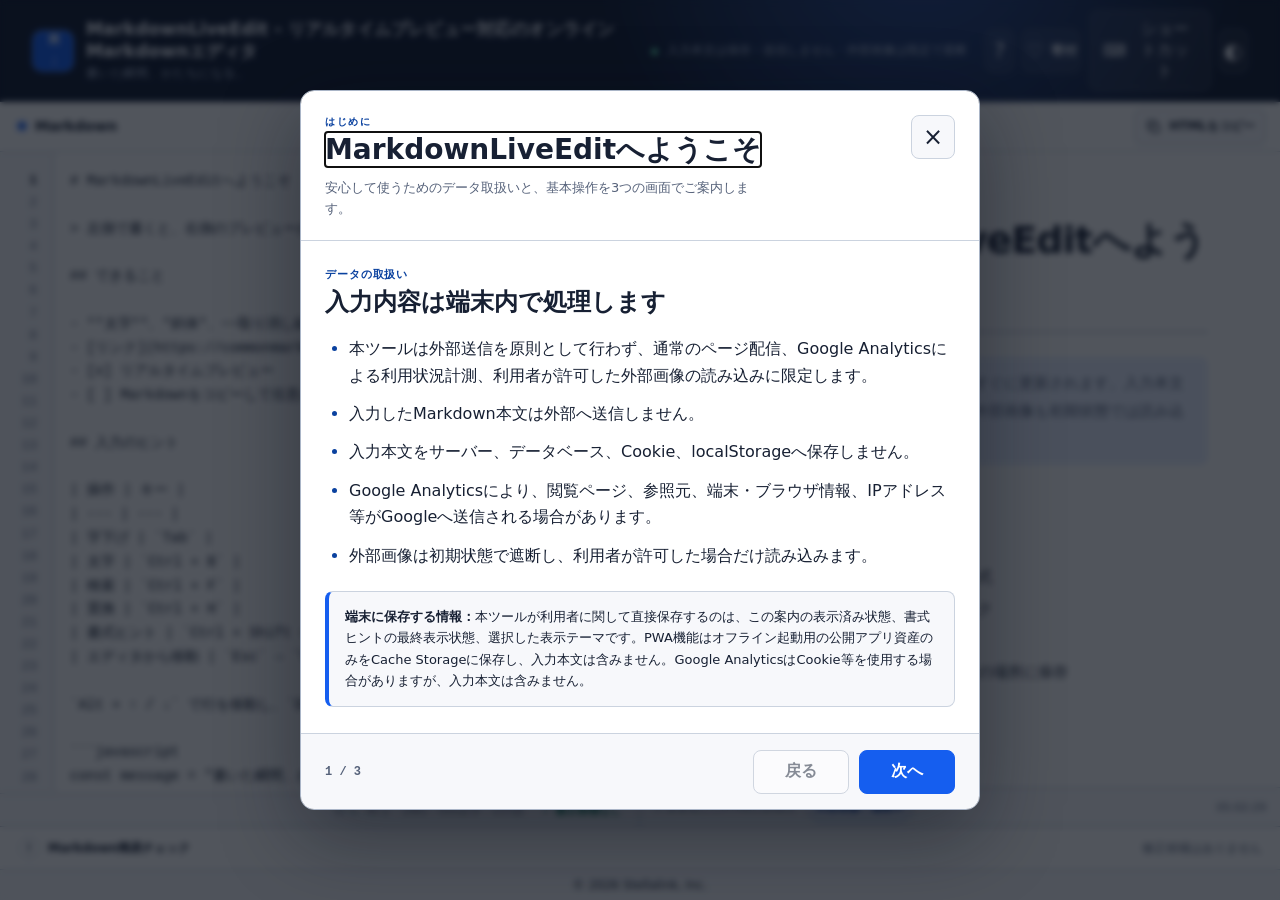
<file: index.html>
<!doctype html>
<html lang="ja">
  <head>
    <meta charset="UTF-8" />
    <meta name="viewport" content="width=device-width, initial-scale=1.0, viewport-fit=cover" />
    <meta name="theme-color" content="#111b31" />
    <meta name="application-name" content="MarkdownLiveEdit" />
    <meta name="apple-mobile-web-app-capable" content="yes" />
    <meta name="apple-mobile-web-app-status-bar-style" content="default" />
    <meta name="apple-mobile-web-app-title" content="MarkdownLiveEdit" />
    <meta
      http-equiv="Content-Security-Policy"
      content="default-src 'self' data:; script-src 'self' https://www.googletagmanager.com; style-src 'self'; img-src 'self' data: https:; connect-src https://www.google-analytics.com https://*.google-analytics.com https://analytics.google.com https://*.analytics.google.com https://www.googletagmanager.com; worker-src 'self'; object-src 'none'; base-uri 'none'"
    />
    <!-- Google tag (gtag.js) -->
    <script src="./analytics.js"></script>
    <script async src="https://www.googletagmanager.com/gtag/js?id=G-3MLFE0ZZZ0"></script>
    <meta
      name="description"
      content="MarkdownLiveEditは、保存や登録なしで使えるリアルタイムプレビュー対応のオンラインMarkdownエディタです。"
    />
    <meta property="og:type" content="website" />
    <meta property="og:title" content="MarkdownLiveEdit - リアルタイムプレビュー対応のオンラインMarkdownエディタ" />
    <meta property="og:description" content="MarkdownLiveEditは、保存や登録なしで使えるリアルタイムプレビュー対応のオンラインMarkdownエディタです。" />
    <meta property="og:image" content="/og.png" />
    <meta property="og:image:alt" content="MarkdownLiveEditのMarkdown入力・プレビュー画面" />
    <meta name="twitter:card" content="summary_large_image" />
    <meta name="twitter:title" content="MarkdownLiveEdit - リアルタイムプレビュー対応のオンラインMarkdownエディタ" />
    <meta name="twitter:description" content="MarkdownLiveEditは、保存や登録なしで使えるリアルタイムプレビュー対応のオンラインMarkdownエディタです。" />
    <meta name="twitter:image" content="/og.png" />
    <meta name="twitter:image:alt" content="MarkdownLiveEditのMarkdown入力・プレビュー画面" />
    <title>MarkdownLiveEdit - リアルタイムプレビュー対応のオンラインMarkdownエディタ</title>
    <link rel="icon" href="./favicon.svg" type="image/svg+xml" />
    <link rel="apple-touch-icon" sizes="180x180" href="./icons/apple-touch-icon.png" />
    <link rel="manifest" href="./manifest.webmanifest" />
    <link rel="stylesheet" href="./vendor/katex/katex.min.css" />
    <link rel="stylesheet" href="./styles.css" />
    <script src="./vendor/purify.min.js" defer></script>
    <script src="./vendor/marked.umd.js" defer></script>
    <script src="./vendor/katex/katex.min.js" defer></script>
    <script src="./vendor/katex/contrib/auto-render.min.js" defer></script>
    <script src="./markdown-extensions.js" defer></script>
    <script src="./pwa.js" defer></script>
    <script src="./app.js" defer></script>
  </head>
  <body>
    <a class="skip-link" href="#markdown-input">エディタへ移動</a>

    <div class="app-shell">
      <header class="app-header">
        <div class="brand" aria-label="MarkdownLiveEdit">
          <span class="brand-mark" aria-hidden="true">M<span>↓</span></span>
          <div>
            <h1>MarkdownLiveEdit - リアルタイムプレビュー対応のオンラインMarkdownエディタ</h1>
            <p>書いた瞬間、かたちになる。</p>
          </div>
        </div>

        <div class="header-actions">
          <p class="privacy-note"><span aria-hidden="true">●</span> 入力本文は保存・送信しません · 外部画像は既定で遮断</p>
          <button
            class="icon-button"
            id="tutorial-help"
            type="button"
            aria-label="使い方とデータの取扱いを表示"
            title="使い方とデータの取扱い"
          >
            <span aria-hidden="true">?</span>
          </button>
          <a
            class="support-link"
            href="./donate.html"
            aria-label="MarkdownLiveEditへの寄付について"
            title="寄付について"
          >
            <span aria-hidden="true">♡</span><span class="button-label">寄付</span>
          </a>
          <button class="quiet-button" id="shortcut-help" type="button">
            <span aria-hidden="true">⌨</span><span class="button-label">ショートカット</span>
          </button>
          <button
            class="icon-button"
            id="theme-toggle"
            type="button"
            aria-pressed="false"
            aria-label="ダークモードに切り替え"
            title="表示テーマを切り替え"
          >
            <span aria-hidden="true">◐</span>
          </button>
        </div>
      </header>

      <main class="app-main" id="main-content">
        <div class="workspace" aria-label="Markdown編集ワークスペース">
          <section class="pane editor-pane" aria-labelledby="editor-title">
            <div class="pane-header">
              <div class="pane-heading">
                <span class="pane-dot editor-dot" aria-hidden="true"></span>
                <h2 id="editor-title">Markdown</h2>
              </div>
              <div class="pane-actions">
                <button
                  class="copy-button pane-tool-button"
                  id="editor-search-toggle"
                  type="button"
                  aria-expanded="false"
                  aria-controls="search-panel"
                  aria-label="検索と置換を開く"
                  title="検索と置換 (Ctrl/⌘+H)"
                >
                  <svg class="copy-icon" aria-hidden="true" focusable="false" viewBox="0 0 24 24">
                    <circle cx="10.5" cy="10.5" r="6.5"></circle>
                    <path d="m15.5 15.5 4.5 4.5"></path>
                  </svg>
                  <span class="button-label">検索・置換</span>
                </button>
                <button
                  class="copy-button pane-tool-button format-hint-toggle"
                  id="format-toolbar-toggle"
                  type="button"
                  aria-pressed="false"
                  aria-controls="format-toolbar"
                  aria-label="書式ヒントを表示する"
                  title="書式ヒントの表示を切り替える (Ctrl/⌘+Shift+H)"
                >
                  <span class="format-hint-icon" aria-hidden="true">Aa</span>
                  <span class="button-label">書式ヒント</span>
                </button>
                <button class="copy-button" id="copy-markdown" type="button">
                  <svg class="copy-icon" aria-hidden="true" focusable="false" viewBox="0 0 24 24">
                    <rect x="9" y="9" width="11" height="11" rx="2"></rect>
                    <path d="M15 9V6a2 2 0 0 0-2-2H6a2 2 0 0 0-2 2v7a2 2 0 0 0 2 2h3"></path>
                  </svg>
                  <span class="button-label">Markdownをコピー</span>
                </button>
              </div>
            </div>

            <div class="format-toolbar" id="format-toolbar" role="toolbar" aria-label="Markdown書式ヒント" hidden>
              <button type="button" data-format="heading" aria-label="見出し2を切り替える" title="見出し2" aria-pressed="false">H2</button>
              <button type="button" data-format="bold" aria-label="太字を切り替える（Control B）" title="太字 (Ctrl+B)" aria-pressed="false"><strong>B</strong></button>
              <button type="button" data-format="italic" aria-label="斜体を切り替える（Control I）" title="斜体 (Ctrl+I)" aria-pressed="false"><em>I</em></button>
              <button type="button" data-format="strike" aria-label="取り消し線を切り替える" title="取り消し線" aria-pressed="false"><s>S</s></button>
              <span class="toolbar-separator" aria-hidden="true"></span>
              <button type="button" data-format="link" aria-label="リンクを切り替える（Control K）" title="リンク (Ctrl+K)" aria-pressed="false">↗</button>
              <button type="button" data-format="quote" aria-label="引用を切り替える" title="引用" aria-pressed="false">❯</button>
              <button type="button" data-format="code" aria-label="インラインコードを切り替える" title="インラインコード" aria-pressed="false">&lt;/&gt;</button>
              <button type="button" data-format="codeblock" aria-label="コードブロックを切り替える" title="コードブロック" aria-pressed="false">⌗</button>
              <button type="button" data-format="list" aria-label="箇条書きを切り替える" title="箇条書き" aria-pressed="false">≡</button>
              <button type="button" data-format="check" aria-label="チェック項目を切り替える" title="チェック項目" aria-pressed="false">☑</button>
              <span class="toolbar-separator" aria-hidden="true"></span>
              <button id="move-line-up" type="button" aria-label="選択行を上へ移動" title="行を上へ移動 (Alt+↑)">↑</button>
              <button id="move-line-down" type="button" aria-label="選択行を下へ移動" title="行を下へ移動 (Alt+↓)">↓</button>
              <button id="duplicate-line" type="button" aria-label="選択行を複製" title="行を複製 (Shift+Alt+↓)">＋</button>
              <span class="toolbar-spacer"></span>
              <button
                class="sync-button is-active"
                id="sync-scroll"
                type="button"
                aria-pressed="true"
                aria-label="プレビューとのスクロール同期を解除"
                title="スクロール同期"
              >
                <span aria-hidden="true">⇅</span><span class="button-label">同期</span>
              </button>
            </div>

            <div class="editor-shell">
              <div class="line-numbers" aria-hidden="true">
                <div id="line-number-content"></div>
              </div>
              <textarea
                id="markdown-input"
                aria-label="Markdown入力"
                aria-describedby="editor-help validation-announcement"
                autocomplete="off"
                autocapitalize="sentences"
                spellcheck="false"
                wrap="off"
              ></textarea>

              <div class="search-panel" id="search-panel" hidden role="search" aria-label="エディタ内検索">
                <div class="search-row">
                  <label class="sr-only" for="search-input">検索する文字</label>
                  <input id="search-input" type="text" autocomplete="off" placeholder="検索" />
                  <output id="search-count" aria-live="polite">0 / 0</output>
                  <button id="find-previous" type="button" aria-label="前を検索" title="前を検索 (Shift+Enter)">↑</button>
                  <button id="find-next" type="button" aria-label="次を検索" title="次を検索 (Enter)">↓</button>
                  <button id="close-search" type="button" aria-label="検索を閉じる" title="閉じる (Escape)">×</button>
                </div>
                <div class="replace-row" id="replace-row" hidden>
                  <label class="sr-only" for="replace-input">置換後の文字</label>
                  <input id="replace-input" type="text" autocomplete="off" placeholder="置換" />
                  <button id="replace-one" type="button">置換</button>
                  <button id="replace-all" type="button">すべて</button>
                </div>
              </div>
            </div>

            <div class="status-bar" aria-label="エディタの状態">
              <span id="cursor-status">行 1、列 1</span>
              <span id="document-status">0行 · 0文字</span>
              <a class="mobile-jump" href="#preview-title">プレビューへ移動</a>
              <button id="validation-status" type="button" aria-controls="problems-panel">
                <span aria-hidden="true">✓</span> 修正候補なし
              </button>
            </div>
            <p class="sr-only" id="editor-help">Tabで字下げ、ControlまたはCommand Fで検索、ControlまたはCommand Hで置換、ControlまたはCommand Shift Hで書式ヒントを切り替えます。Altと上下矢印で行移動、Shift Alt 下矢印で行複製ができます。エディタから移動するには、Escapeを押してからTabまたはShift Tabを押します。検索と置換、書式ヒント、行操作は画面上のボタンからも操作できます。</p>
          </section>

          <section class="pane preview-pane" aria-labelledby="preview-title">
            <div class="pane-header">
              <div class="pane-heading">
                <span class="pane-dot preview-dot" aria-hidden="true"></span>
                <h2 id="preview-title">プレビュー</h2>
                <span class="live-label"><span aria-hidden="true"></span>リアルタイム</span>
              </div>
              <button class="copy-button" id="copy-html" type="button">
                <svg class="copy-icon" aria-hidden="true" focusable="false" viewBox="0 0 24 24">
                  <rect x="9" y="9" width="11" height="11" rx="2"></rect>
                  <path d="M15 9V6a2 2 0 0 0-2-2H6a2 2 0 0 0-2 2v7a2 2 0 0 0 2 2h3"></path>
                </svg>
                <span class="button-label">HTMLをコピー</span>
              </button>
            </div>
            <div class="preview-scroll" id="preview-scroll">
              <article id="markdown-preview" class="markdown-body" aria-label="Markdownプレビュー" tabindex="0"></article>
            </div>
            <div class="preview-footer">
              <div class="preview-security">
                <span><span aria-hidden="true">◇</span> 安全化したHTMLのみ表示</span>
                <button
                  id="remote-images-toggle"
                  class="privacy-control"
                  type="button"
                  aria-pressed="false"
                  aria-label="外部画像の読み込みを許可"
                >外部画像：遮断中</button>
              </div>
              <a class="mobile-jump" href="#markdown-input">編集へ戻る</a>
              <span id="render-time">更新済み</span>
            </div>
          </section>
        </div>

        <details class="problems" id="problems-panel" aria-describedby="check-note">
          <summary>
            <span><span class="problem-icon" aria-hidden="true">!</span> Markdown簡易チェック</span>
            <span class="problem-summary" id="problem-summary">修正候補はありません</span>
          </summary>
          <div class="problem-list" id="problem-list" role="list"></div>
          <p class="sr-only" id="check-note">Markdownのすべての仕様を検証するものではなく、よくある入力間違いとアクセシビリティ上の注意を示します。</p>
        </details>
      </main>

      <footer class="site-legal-footer" aria-label="サイト情報">
        <span>&copy; 2026 Stellalink, Inc.</span>
        <!-- <a href="./terms.html">利用規約</a> -->
      </footer>
    </div>

    <dialog id="onboarding-dialog" aria-labelledby="onboarding-title" aria-describedby="onboarding-summary">
      <div class="onboarding-card">
        <header class="onboarding-header">
          <div>
            <p class="eyebrow">はじめに</p>
            <h2 id="onboarding-title" tabindex="-1">MarkdownLiveEditへようこそ</h2>
            <p id="onboarding-summary">安心して使うためのデータ取扱いと、基本操作を3つの画面でご案内します。</p>
          </div>
          <button class="dialog-close" id="onboarding-skip" type="button" aria-label="案内を終了する">×</button>
        </header>

        <div class="onboarding-content">
          <section class="onboarding-step" data-onboarding-step="0" aria-labelledby="onboarding-step-privacy">
            <p class="onboarding-kicker">データの取扱い</p>
            <h3 id="onboarding-step-privacy" tabindex="-1">入力内容は端末内で処理します</h3>
            <ul class="onboarding-list">
              <li>本ツールは外部送信を原則として行わず、通常のページ配信、Google Analyticsによる利用状況計測、利用者が許可した外部画像の読み込みに限定します。</li>
              <li>入力したMarkdown本文は外部へ送信しません。</li>
              <li>入力本文をサーバー、データベース、Cookie、localStorageへ保存しません。</li>
              <li>Google Analyticsにより、閲覧ページ、参照元、端末・ブラウザ情報、IPアドレス等がGoogleへ送信される場合があります。</li>
              <li>外部画像は初期状態で遮断し、利用者が許可した場合だけ読み込みます。</li>
            </ul>
            <p class="onboarding-storage-note"><strong>端末に保存する情報：</strong>本ツールが利用者に関して直接保存するのは、この案内の表示済み状態、書式ヒントの最終表示状態、選択した表示テーマです。PWA機能はオフライン起動用の公開アプリ資産のみをCache Storageに保存し、入力本文は含みません。Google AnalyticsはCookie等を使用する場合がありますが、入力本文は含みません。</p>
          </section>

          <section class="onboarding-step" data-onboarding-step="1" aria-labelledby="onboarding-step-edit" hidden>
            <p class="onboarding-kicker">基本操作 1</p>
            <h3 id="onboarding-step-edit" tabindex="-1">書くと、すぐにプレビューされます</h3>
            <ol class="onboarding-numbered-list">
              <li><strong>Markdown欄</strong>に文章や記法を入力します。</li>
              <li><strong>プレビュー欄</strong>へ表示結果がリアルタイムに反映されます。</li>
              <li>スマートフォンでは編集欄とプレビュー欄が上下に並びます。</li>
            </ol>
            <p class="onboarding-tip">書式ヒントは初期状態では非表示です。Markdown入力欄で <kbd>Ctrl / ⌘ + Shift + H</kbd> を押すか、Markdown欄上部の「書式ヒント」ボタンで表示・非表示を切り替えられます。最終状態はこの端末に保存されます。</p>
          </section>

          <section class="onboarding-step" data-onboarding-step="2" aria-labelledby="onboarding-step-finish" hidden>
            <p class="onboarding-kicker">基本操作 2</p>
            <h3 id="onboarding-step-finish" tabindex="-1">確認して、コピーして保存します</h3>
            <ul class="onboarding-list">
              <li>記法の問題やアクセシビリティ上の注意は、Markdown簡易チェックに表示されます。</li>
              <li>Markdownまたは安全化したHTMLをコピーし、任意の場所へ保存できます。</li>
              <li>本ツールには保存機能がないため、ページを閉じる前に必要な内容をコピーしてください。</li>
              <li>対応ブラウザでは、「ホーム画面に追加」または「アプリをインストール」から、本ツールをアプリとして利用できます。</li>
            </ul>
            <p class="onboarding-tip">この案内は、ヘッダーの「?」ボタンからいつでも再表示できます。</p>
          </section>
        </div>

        <footer class="onboarding-footer">
          <p class="onboarding-progress" id="onboarding-progress" aria-live="polite">1 / 3</p>
          <div class="onboarding-actions">
            <button class="tutorial-secondary" id="onboarding-back" type="button" disabled>戻る</button>
            <button class="tutorial-primary" id="onboarding-next" type="button">次へ</button>
          </div>
        </footer>
      </div>
    </dialog>

    <dialog id="shortcut-dialog" aria-labelledby="shortcut-title">
      <form method="dialog" class="dialog-card">
        <div class="dialog-header">
          <div>
            <p class="eyebrow">KEYBOARD FIRST</p>
            <h2 id="shortcut-title">キーボードショートカット</h2>
          </div>
          <button class="dialog-close" value="close" aria-label="閉じる">×</button>
        </div>
        <div class="shortcut-grid">
          <span>検索</span><kbd>Ctrl / ⌘</kbd><span>+</span><kbd>F</kbd>
          <span>置換</span><kbd>Ctrl / ⌘</kbd><span>+</span><kbd>H</kbd>
          <span>太字</span><kbd>Ctrl / ⌘</kbd><span>+</span><kbd>B</kbd>
          <span>斜体</span><kbd>Ctrl / ⌘</kbd><span>+</span><kbd>I</kbd>
          <span>リンク</span><kbd>Ctrl / ⌘</kbd><span>+</span><kbd>K</kbd>
          <span>コメント</span><kbd>Ctrl / ⌘</kbd><span>+</span><kbd>/</kbd>
          <span>書式ヒント</span><kbd>Ctrl / ⌘ + Shift</kbd><span>+</span><kbd>H</kbd>
          <span>行を移動</span><kbd>Alt</kbd><span>+</span><kbd>↑ / ↓</kbd>
          <span>行を複製</span><kbd>Shift + Alt</kbd><span>+</span><kbd>↓</kbd>
          <span>字下げ</span><kbd>Tab</kbd><span></span><span></span>
          <span>エディタから移動</span><kbd>Esc</kbd><span>→</span><kbd>Tab</kbd>
        </div>
        <p class="dialog-note">検索・置換、書式ヒント、行移動、行複製は画面上のボタンからも操作できます。</p>
      </form>
    </dialog>

    <div class="toast" id="toast" role="status" aria-live="polite" aria-atomic="true"></div>
    <div class="sr-only" id="validation-announcement" aria-live="polite" aria-atomic="true"></div>
    <noscript>このアプリを利用するにはJavaScriptを有効にしてください。</noscript>
  </body>
</html>
</file>
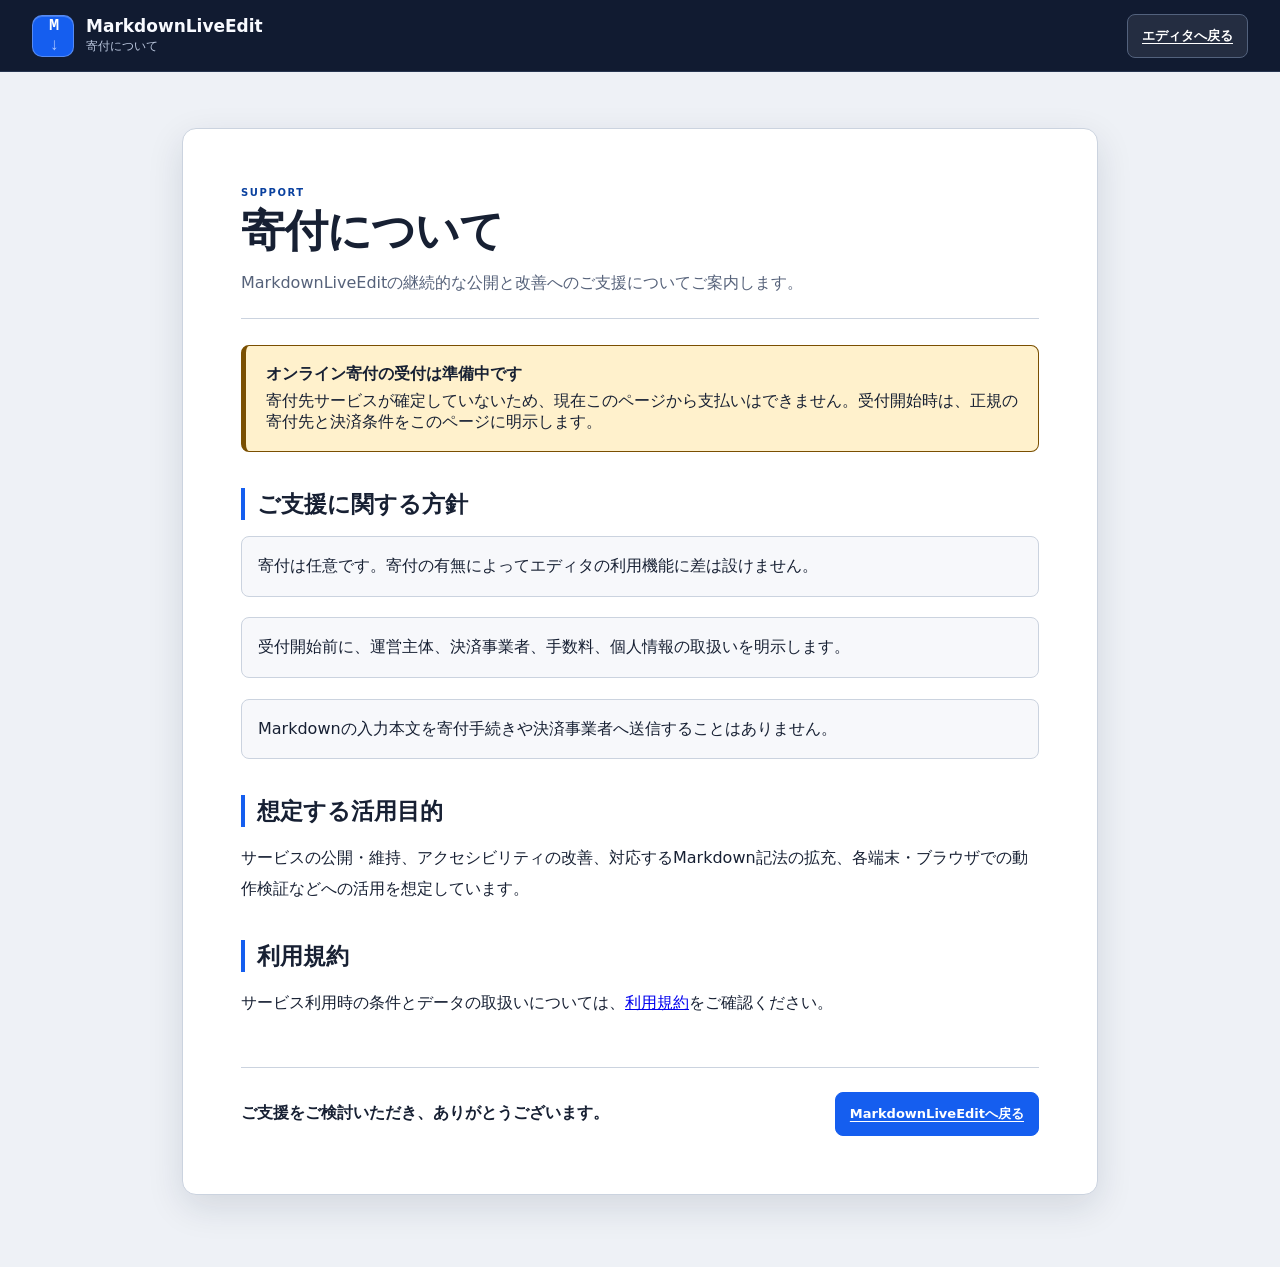
<file: donate.html>
<!doctype html>
<html lang="ja">
  <head>
    <meta charset="UTF-8" />
    <meta name="viewport" content="width=device-width, initial-scale=1.0, viewport-fit=cover" />
    <meta name="theme-color" content="#111b31" />
    <meta name="application-name" content="MarkdownLiveEdit" />
    <meta name="apple-mobile-web-app-capable" content="yes" />
    <meta name="apple-mobile-web-app-status-bar-style" content="default" />
    <meta name="apple-mobile-web-app-title" content="MarkdownLiveEdit" />
    <meta name="robots" content="noindex, follow" />
    <meta
      http-equiv="Content-Security-Policy"
      content="default-src 'self' data:; script-src 'self' https://www.googletagmanager.com; style-src 'self'; img-src 'self' data: https://*.google-analytics.com https://www.googletagmanager.com; connect-src https://www.google-analytics.com https://*.google-analytics.com https://analytics.google.com https://*.analytics.google.com https://www.googletagmanager.com; worker-src 'self'; object-src 'none'; base-uri 'none'"
    />
    <!-- Google tag (gtag.js) -->
    <script src="./analytics.js"></script>
    <script async src="https://www.googletagmanager.com/gtag/js?id=G-3MLFE0ZZZ0"></script>
    <meta name="description" content="MarkdownLiveEditへの寄付と開発支援についてご案内します。" />
    <meta property="og:type" content="website" />
    <meta property="og:title" content="寄付について — MarkdownLiveEdit" />
    <meta property="og:description" content="MarkdownLiveEditへの寄付と開発支援についてご案内します。" />
    <meta property="og:image" content="/og.png" />
    <meta property="og:image:alt" content="MarkdownLiveEditのMarkdown入力・プレビュー画面" />
    <meta name="twitter:card" content="summary_large_image" />
    <title>寄付について — MarkdownLiveEdit</title>
    <link rel="icon" href="./favicon.svg" type="image/svg+xml" />
    <link rel="apple-touch-icon" sizes="180x180" href="./icons/apple-touch-icon.png" />
    <link rel="manifest" href="./manifest.webmanifest" />
    <link rel="stylesheet" href="./styles.css" />
    <script src="./pwa.js" defer></script>
  </head>
  <body class="legal-page support-page">
    <a class="skip-link" href="#support-content">寄付案内本文へ移動</a>

    <header class="legal-header">
      <a class="legal-brand" href="/" aria-label="MarkdownLiveEditのエディタへ戻る">
        <span class="brand-mark" aria-hidden="true">M<span>↓</span></span>
        <span>
          <strong>MarkdownLiveEdit</strong>
          <small>寄付について</small>
        </span>
      </a>
      <a class="legal-back" href="/">エディタへ戻る</a>
    </header>

    <main class="terms-main" id="support-content">
      <article class="terms-card">
        <header class="terms-title">
          <p class="eyebrow">SUPPORT</p>
          <div class="terms-heading-row">
            <h1>寄付について</h1>
          </div>
          <p>MarkdownLiveEditの継続的な公開と改善へのご支援についてご案内します。</p>
        </header>

        <aside class="draft-notice" aria-labelledby="support-status-title">
          <h2 id="support-status-title">オンライン寄付の受付は準備中です</h2>
          <p>寄付先サービスが確定していないため、現在このページから支払いはできません。受付開始時は、正規の寄付先と決済条件をこのページに明示します。</p>
        </aside>

        <section>
          <h2>ご支援に関する方針</h2>
          <ul class="support-principles">
            <li>寄付は任意です。寄付の有無によってエディタの利用機能に差は設けません。</li>
            <li>受付開始前に、運営主体、決済事業者、手数料、個人情報の取扱いを明示します。</li>
            <li>Markdownの入力本文を寄付手続きや決済事業者へ送信することはありません。</li>
          </ul>
        </section>

        <section>
          <h2>想定する活用目的</h2>
          <p>サービスの公開・維持、アクセシビリティの改善、対応するMarkdown記法の拡充、各端末・ブラウザでの動作検証などへの活用を想定しています。</p>
        </section>

        <section>
          <h2>利用規約</h2>
          <p>サービス利用時の条件とデータの取扱いについては、<a href="./terms.html">利用規約</a>をご確認ください。</p>
        </section>

        <footer class="terms-end">
          <p>ご支援をご検討いただき、ありがとうございます。</p>
          <a class="legal-primary-link" href="/">MarkdownLiveEditへ戻る</a>
        </footer>
      </article>
    </main>
  </body>
</html>
</file>
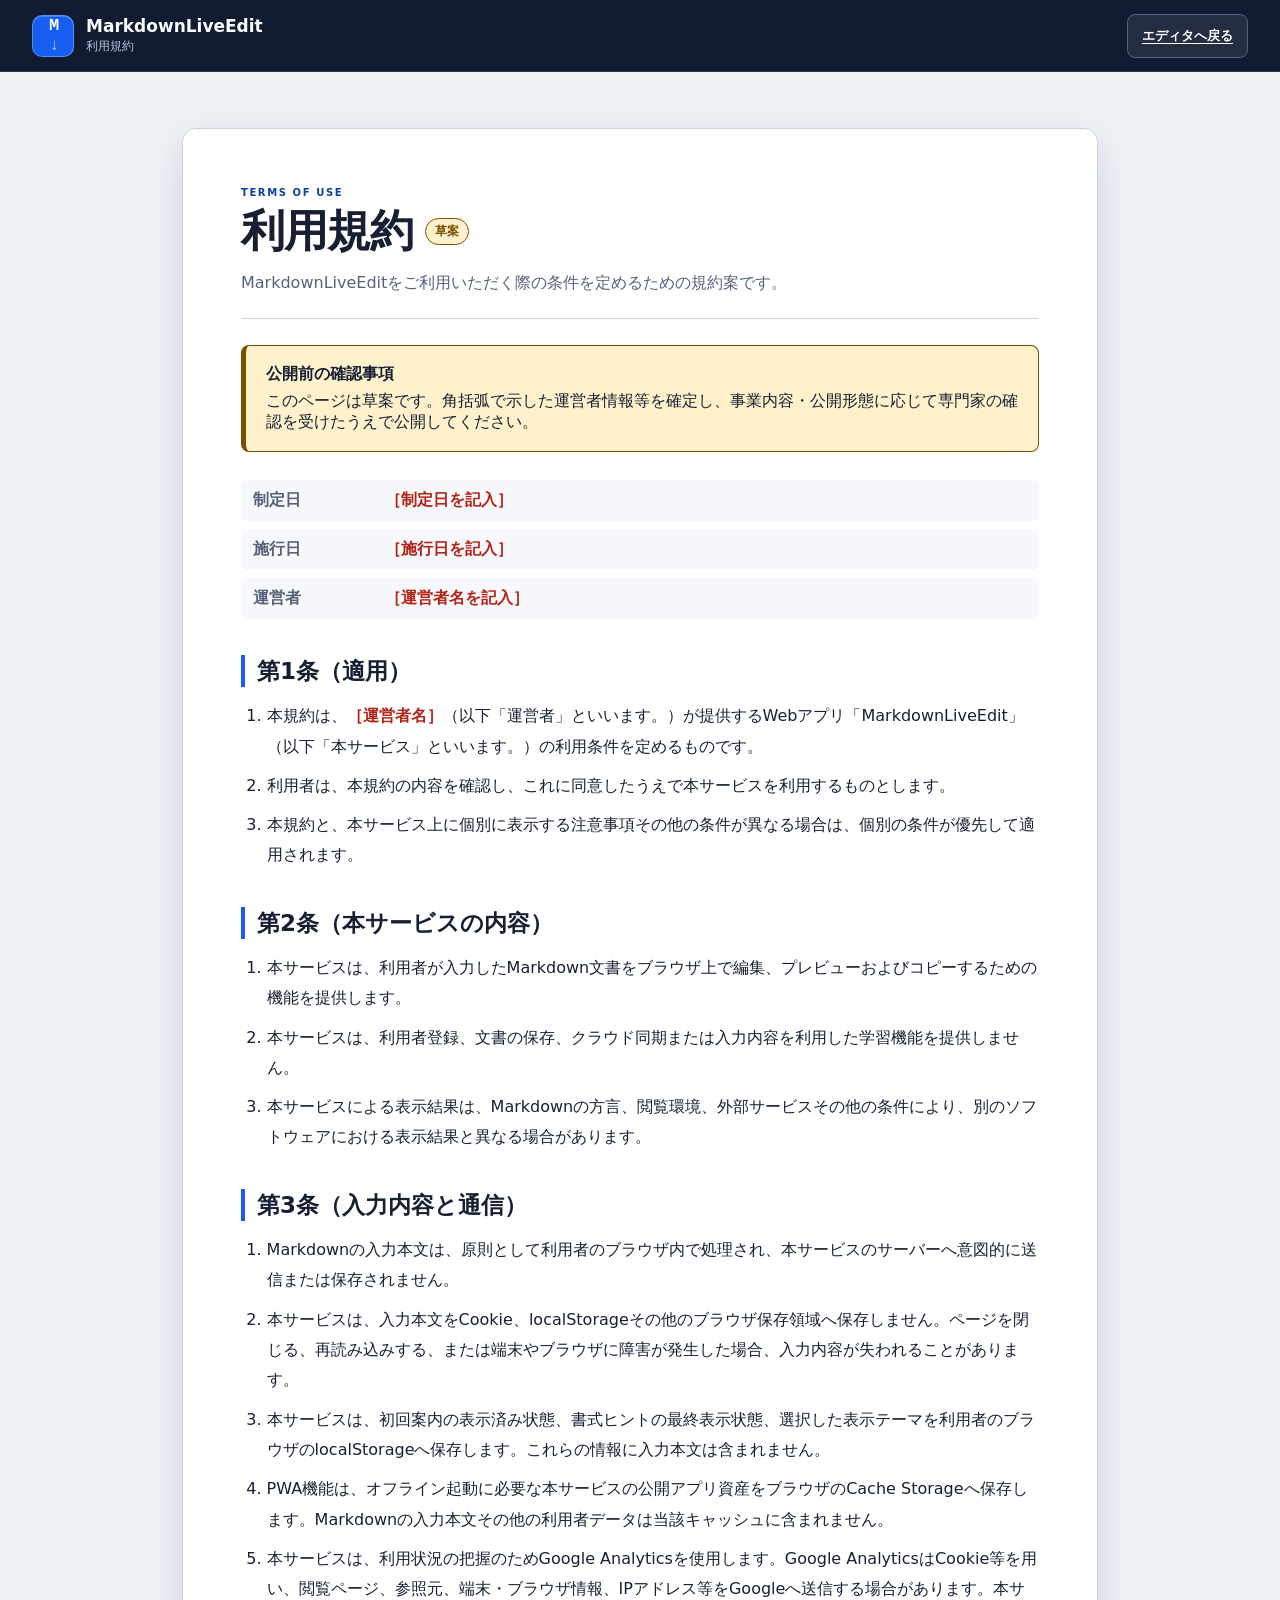
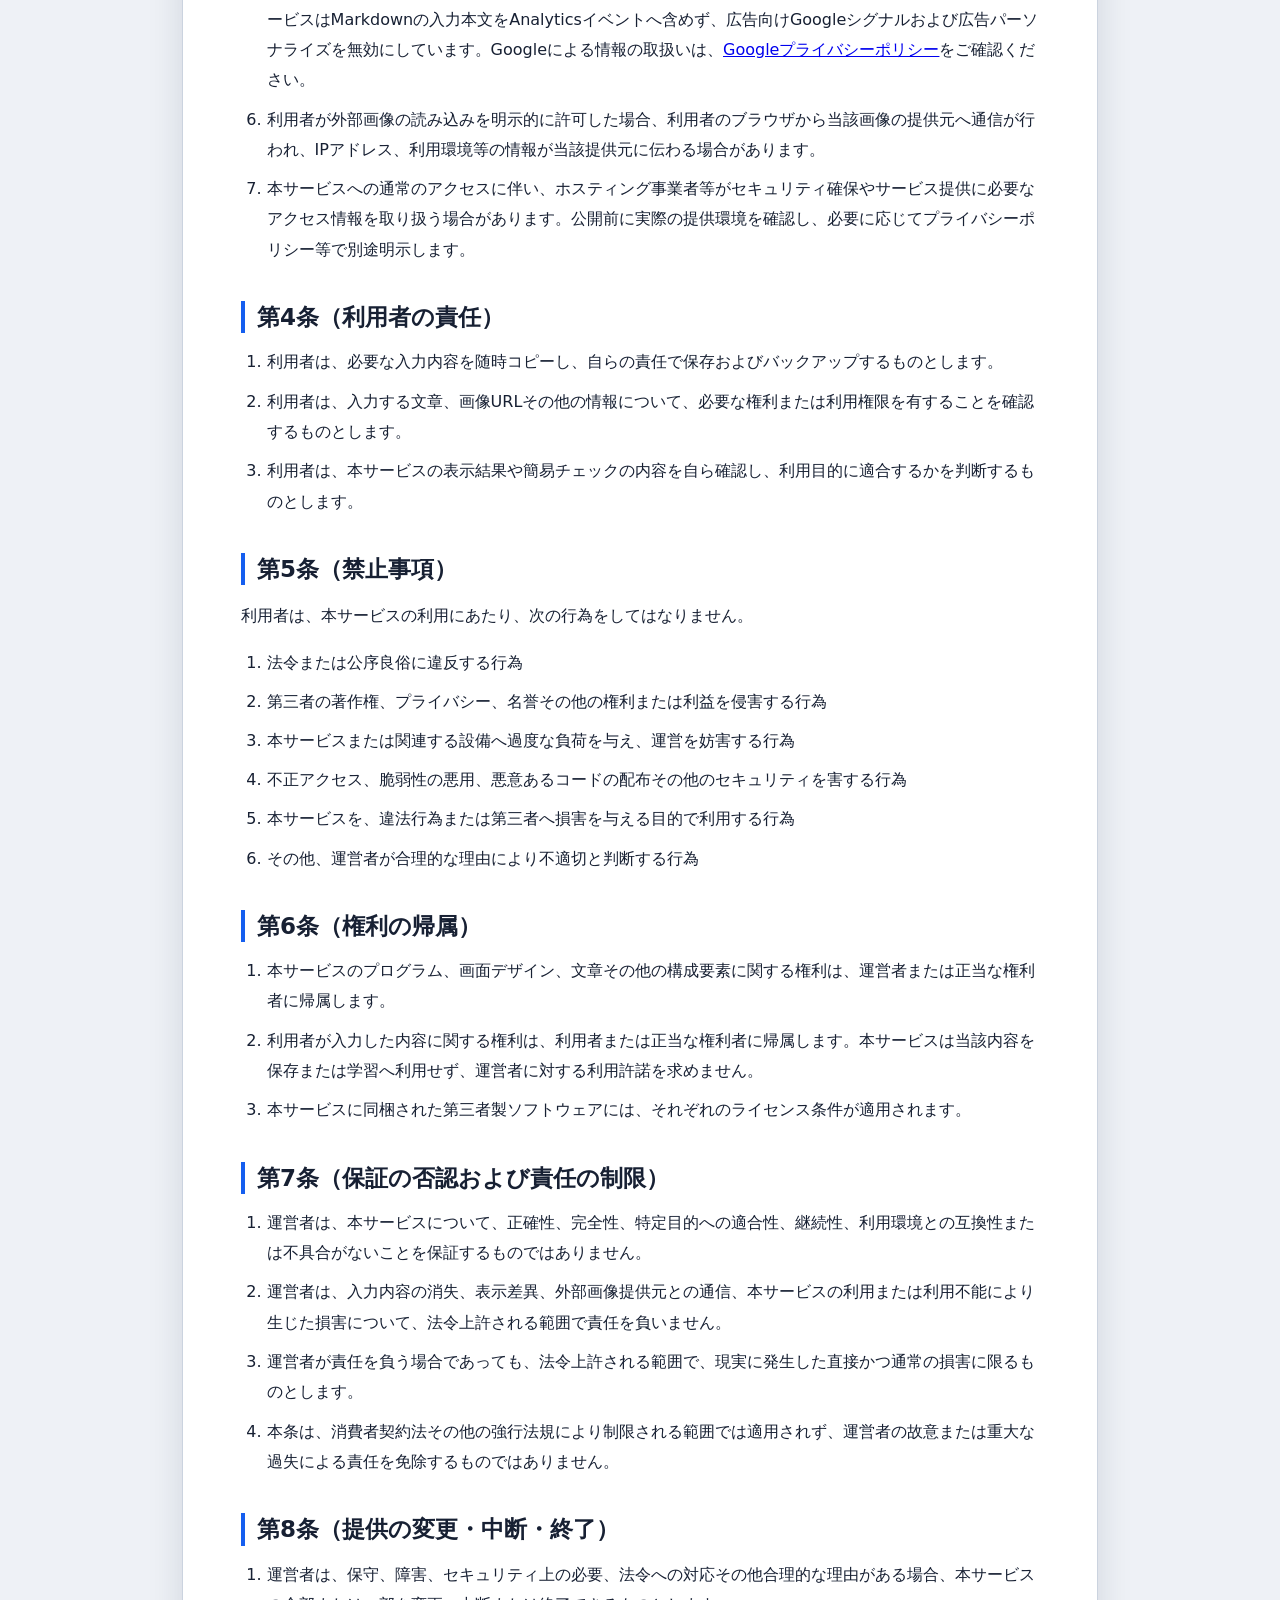
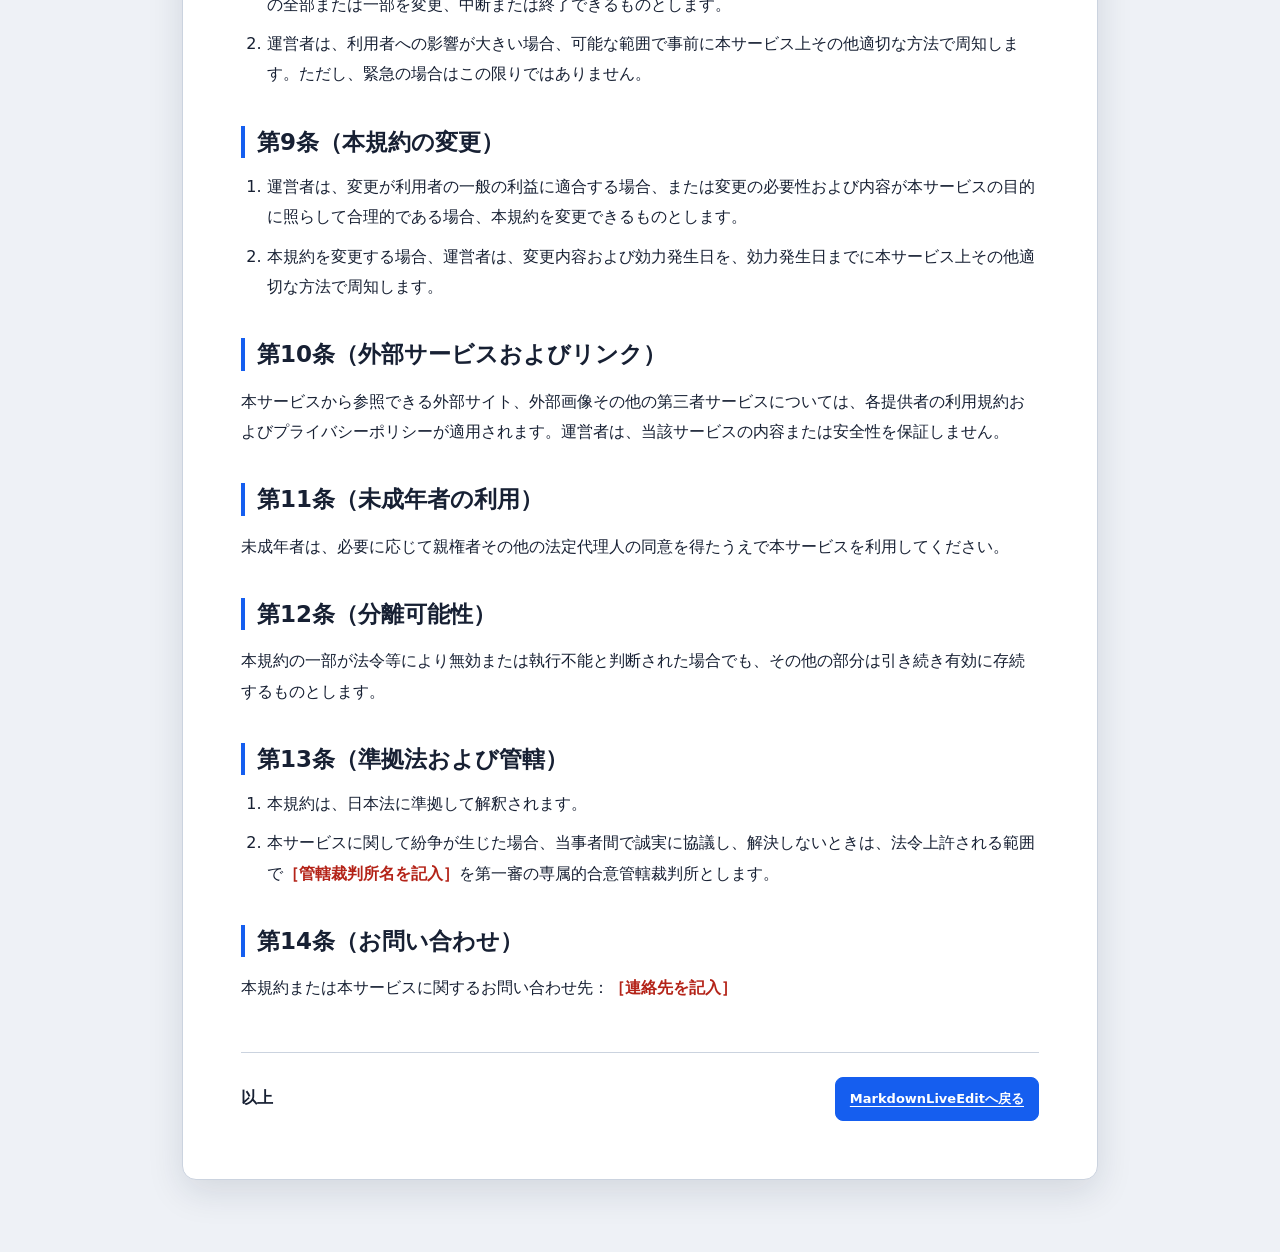
<file: terms.html>
<!doctype html>
<html lang="ja">
  <head>
    <meta charset="UTF-8" />
    <meta name="viewport" content="width=device-width, initial-scale=1.0, viewport-fit=cover" />
    <meta name="theme-color" content="#111b31" />
    <meta name="application-name" content="MarkdownLiveEdit" />
    <meta name="apple-mobile-web-app-capable" content="yes" />
    <meta name="apple-mobile-web-app-status-bar-style" content="default" />
    <meta name="apple-mobile-web-app-title" content="MarkdownLiveEdit" />
    <meta name="robots" content="noindex, nofollow" />
    <meta
      http-equiv="Content-Security-Policy"
      content="default-src 'self' data:; script-src 'self' https://www.googletagmanager.com; style-src 'self'; img-src 'self' data: https://*.google-analytics.com https://www.googletagmanager.com; connect-src https://www.google-analytics.com https://*.google-analytics.com https://analytics.google.com https://*.analytics.google.com https://www.googletagmanager.com; worker-src 'self'; object-src 'none'; base-uri 'none'"
    />
    <!-- Google tag (gtag.js) -->
    <script src="./analytics.js"></script>
    <script async src="https://www.googletagmanager.com/gtag/js?id=G-3MLFE0ZZZ0"></script>
    <meta name="description" content="MarkdownLiveEditの利用規約案です。" />
    <title>利用規約（案）— MarkdownLiveEdit</title>
    <link rel="icon" href="./favicon.svg" type="image/svg+xml" />
    <link rel="apple-touch-icon" sizes="180x180" href="./icons/apple-touch-icon.png" />
    <link rel="manifest" href="./manifest.webmanifest" />
    <link rel="stylesheet" href="./styles.css" />
    <script src="./pwa.js" defer></script>
  </head>
  <body class="legal-page">
    <a class="skip-link" href="#terms-content">利用規約本文へ移動</a>

    <header class="legal-header">
      <a class="legal-brand" href="/" aria-label="MarkdownLiveEditのエディタへ戻る">
        <span class="brand-mark" aria-hidden="true">M<span>↓</span></span>
        <span>
          <strong>MarkdownLiveEdit</strong>
          <small>利用規約</small>
        </span>
      </a>
      <a class="legal-back" href="/">エディタへ戻る</a>
    </header>

    <main class="terms-main" id="terms-content">
      <article class="terms-card">
        <header class="terms-title">
          <p class="eyebrow">TERMS OF USE</p>
          <div class="terms-heading-row">
            <h1>利用規約</h1>
            <span class="draft-badge">草案</span>
          </div>
          <p>MarkdownLiveEditをご利用いただく際の条件を定めるための規約案です。</p>
        </header>

        <aside class="draft-notice" role="note" aria-labelledby="draft-notice-title">
          <h2 id="draft-notice-title">公開前の確認事項</h2>
          <p>このページは草案です。角括弧で示した運営者情報等を確定し、事業内容・公開形態に応じて専門家の確認を受けたうえで公開してください。</p>
        </aside>

        <dl class="terms-meta">
          <div><dt>制定日</dt><dd><span class="terms-placeholder">［制定日を記入］</span></dd></div>
          <div><dt>施行日</dt><dd><span class="terms-placeholder">［施行日を記入］</span></dd></div>
          <div><dt>運営者</dt><dd><span class="terms-placeholder">［運営者名を記入］</span></dd></div>
        </dl>

        <section>
          <h2>第1条（適用）</h2>
          <ol>
            <li>本規約は、<span class="terms-placeholder">［運営者名］</span>（以下「運営者」といいます。）が提供するWebアプリ「MarkdownLiveEdit」（以下「本サービス」といいます。）の利用条件を定めるものです。</li>
            <li>利用者は、本規約の内容を確認し、これに同意したうえで本サービスを利用するものとします。</li>
            <li>本規約と、本サービス上に個別に表示する注意事項その他の条件が異なる場合は、個別の条件が優先して適用されます。</li>
          </ol>
        </section>

        <section>
          <h2>第2条（本サービスの内容）</h2>
          <ol>
            <li>本サービスは、利用者が入力したMarkdown文書をブラウザ上で編集、プレビューおよびコピーするための機能を提供します。</li>
            <li>本サービスは、利用者登録、文書の保存、クラウド同期または入力内容を利用した学習機能を提供しません。</li>
            <li>本サービスによる表示結果は、Markdownの方言、閲覧環境、外部サービスその他の条件により、別のソフトウェアにおける表示結果と異なる場合があります。</li>
          </ol>
        </section>

        <section>
          <h2>第3条（入力内容と通信）</h2>
          <ol>
            <li>Markdownの入力本文は、原則として利用者のブラウザ内で処理され、本サービスのサーバーへ意図的に送信または保存されません。</li>
            <li>本サービスは、入力本文をCookie、localStorageその他のブラウザ保存領域へ保存しません。ページを閉じる、再読み込みする、または端末やブラウザに障害が発生した場合、入力内容が失われることがあります。</li>
            <li>本サービスは、初回案内の表示済み状態、書式ヒントの最終表示状態、選択した表示テーマを利用者のブラウザのlocalStorageへ保存します。これらの情報に入力本文は含まれません。</li>
            <li>PWA機能は、オフライン起動に必要な本サービスの公開アプリ資産をブラウザのCache Storageへ保存します。Markdownの入力本文その他の利用者データは当該キャッシュに含まれません。</li>
            <li>本サービスは、利用状況の把握のためGoogle Analyticsを使用します。Google AnalyticsはCookie等を用い、閲覧ページ、参照元、端末・ブラウザ情報、IPアドレス等をGoogleへ送信する場合があります。本サービスはMarkdownの入力本文をAnalyticsイベントへ含めず、広告向けGoogleシグナルおよび広告パーソナライズを無効にしています。Googleによる情報の取扱いは、<a href="https://policies.google.com/privacy" rel="noopener noreferrer">Googleプライバシーポリシー</a>をご確認ください。</li>
            <li>利用者が外部画像の読み込みを明示的に許可した場合、利用者のブラウザから当該画像の提供元へ通信が行われ、IPアドレス、利用環境等の情報が当該提供元に伝わる場合があります。</li>
            <li>本サービスへの通常のアクセスに伴い、ホスティング事業者等がセキュリティ確保やサービス提供に必要なアクセス情報を取り扱う場合があります。公開前に実際の提供環境を確認し、必要に応じてプライバシーポリシー等で別途明示します。</li>
          </ol>
        </section>

        <section>
          <h2>第4条（利用者の責任）</h2>
          <ol>
            <li>利用者は、必要な入力内容を随時コピーし、自らの責任で保存およびバックアップするものとします。</li>
            <li>利用者は、入力する文章、画像URLその他の情報について、必要な権利または利用権限を有することを確認するものとします。</li>
            <li>利用者は、本サービスの表示結果や簡易チェックの内容を自ら確認し、利用目的に適合するかを判断するものとします。</li>
          </ol>
        </section>

        <section>
          <h2>第5条（禁止事項）</h2>
          <p>利用者は、本サービスの利用にあたり、次の行為をしてはなりません。</p>
          <ol>
            <li>法令または公序良俗に違反する行為</li>
            <li>第三者の著作権、プライバシー、名誉その他の権利または利益を侵害する行為</li>
            <li>本サービスまたは関連する設備へ過度な負荷を与え、運営を妨害する行為</li>
            <li>不正アクセス、脆弱性の悪用、悪意あるコードの配布その他のセキュリティを害する行為</li>
            <li>本サービスを、違法行為または第三者へ損害を与える目的で利用する行為</li>
            <li>その他、運営者が合理的な理由により不適切と判断する行為</li>
          </ol>
        </section>

        <section>
          <h2>第6条（権利の帰属）</h2>
          <ol>
            <li>本サービスのプログラム、画面デザイン、文章その他の構成要素に関する権利は、運営者または正当な権利者に帰属します。</li>
            <li>利用者が入力した内容に関する権利は、利用者または正当な権利者に帰属します。本サービスは当該内容を保存または学習へ利用せず、運営者に対する利用許諾を求めません。</li>
            <li>本サービスに同梱された第三者製ソフトウェアには、それぞれのライセンス条件が適用されます。</li>
          </ol>
        </section>

        <section>
          <h2>第7条（保証の否認および責任の制限）</h2>
          <ol>
            <li>運営者は、本サービスについて、正確性、完全性、特定目的への適合性、継続性、利用環境との互換性または不具合がないことを保証するものではありません。</li>
            <li>運営者は、入力内容の消失、表示差異、外部画像提供元との通信、本サービスの利用または利用不能により生じた損害について、法令上許される範囲で責任を負いません。</li>
            <li>運営者が責任を負う場合であっても、法令上許される範囲で、現実に発生した直接かつ通常の損害に限るものとします。</li>
            <li>本条は、消費者契約法その他の強行法規により制限される範囲では適用されず、運営者の故意または重大な過失による責任を免除するものではありません。</li>
          </ol>
        </section>

        <section>
          <h2>第8条（提供の変更・中断・終了）</h2>
          <ol>
            <li>運営者は、保守、障害、セキュリティ上の必要、法令への対応その他合理的な理由がある場合、本サービスの全部または一部を変更、中断または終了できるものとします。</li>
            <li>運営者は、利用者への影響が大きい場合、可能な範囲で事前に本サービス上その他適切な方法で周知します。ただし、緊急の場合はこの限りではありません。</li>
          </ol>
        </section>

        <section>
          <h2>第9条（本規約の変更）</h2>
          <ol>
            <li>運営者は、変更が利用者の一般の利益に適合する場合、または変更の必要性および内容が本サービスの目的に照らして合理的である場合、本規約を変更できるものとします。</li>
            <li>本規約を変更する場合、運営者は、変更内容および効力発生日を、効力発生日までに本サービス上その他適切な方法で周知します。</li>
          </ol>
        </section>

        <section>
          <h2>第10条（外部サービスおよびリンク）</h2>
          <p>本サービスから参照できる外部サイト、外部画像その他の第三者サービスについては、各提供者の利用規約およびプライバシーポリシーが適用されます。運営者は、当該サービスの内容または安全性を保証しません。</p>
        </section>

        <section>
          <h2>第11条（未成年者の利用）</h2>
          <p>未成年者は、必要に応じて親権者その他の法定代理人の同意を得たうえで本サービスを利用してください。</p>
        </section>

        <section>
          <h2>第12条（分離可能性）</h2>
          <p>本規約の一部が法令等により無効または執行不能と判断された場合でも、その他の部分は引き続き有効に存続するものとします。</p>
        </section>

        <section>
          <h2>第13条（準拠法および管轄）</h2>
          <ol>
            <li>本規約は、日本法に準拠して解釈されます。</li>
            <li>本サービスに関して紛争が生じた場合、当事者間で誠実に協議し、解決しないときは、法令上許される範囲で<span class="terms-placeholder">［管轄裁判所名を記入］</span>を第一審の専属的合意管轄裁判所とします。</li>
          </ol>
        </section>

        <section>
          <h2>第14条（お問い合わせ）</h2>
          <p>本規約または本サービスに関するお問い合わせ先：<span class="terms-placeholder">［連絡先を記入］</span></p>
        </section>

        <footer class="terms-end">
          <p>以上</p>
          <a class="legal-primary-link" href="/">MarkdownLiveEditへ戻る</a>
        </footer>
      </article>
    </main>
  </body>
</html>
</file>
<file: styles.css>
:root {
  color-scheme: light;
  --ink: #172033;
  --muted: #56627a;
  --soft-muted: #6d7890;
  --canvas: #eef1f6;
  --surface: #ffffff;
  --surface-alt: #f7f8fb;
  --surface-raised: #ffffff;
  --header: #111b31;
  --header-ink: #f8faff;
  --header-muted: #b9c5dc;
  --border: #cbd3df;
  --strong-border: #aab5c7;
  --accent: #155eef;
  --accent-hover: #0b4fc7;
  --accent-soft: #e8efff;
  --accent-ink: #0a419f;
  --success: #087a55;
  --success-soft: #def7ec;
  --error: #b42318;
  --error-soft: #fee9e7;
  --warning: #7a4f01;
  --warning-soft: #fff1cc;
  --code-bg: #182136;
  --code-ink: #f2f5ff;
  --focus: #0b63ce;
  --selection: #c9dbff;
  --shadow: 0 12px 36px rgb(20 31 55 / 0.12);
  --editor-font: "Cascadia Code", "SFMono-Regular", Consolas, "Liberation Mono", Menlo, monospace;
  --ui-font: Inter, "Noto Sans JP", "Yu Gothic UI", Meiryo, system-ui, sans-serif;
}

:root[data-theme="dark"] {
  color-scheme: dark;
  --ink: #edf2ff;
  --muted: #b5c0d6;
  --soft-muted: #9ca9c2;
  --canvas: #0b1120;
  --surface: #11192a;
  --surface-alt: #172137;
  --surface-raised: #1a253b;
  --header: #080d18;
  --header-ink: #f8faff;
  --header-muted: #b9c5dc;
  --border: #3e4b63;
  --strong-border: #5b6983;
  --accent: #79a6ff;
  --accent-hover: #a6c3ff;
  --accent-soft: #1a3564;
  --accent-ink: #c7d8ff;
  --success: #62d6ac;
  --success-soft: #123d35;
  --error: #ff8b82;
  --error-soft: #4a2426;
  --warning: #f1c667;
  --warning-soft: #453719;
  --code-bg: #070b13;
  --code-ink: #f2f5ff;
  --focus: #8bb4ff;
  --selection: #274b86;
  --shadow: 0 12px 36px rgb(0 0 0 / 0.34);
}

* {
  box-sizing: border-box;
}

html {
  font-family: var(--ui-font);
  background: var(--canvas);
  color: var(--ink);
}

body {
  margin: 0;
  min-width: 320px;
  background: var(--canvas);
}

button,
input,
textarea {
  font: inherit;
}

button {
  color: inherit;
}

button:not(:disabled),
summary {
  cursor: pointer;
}

button:focus-visible,
input:focus-visible,
textarea:focus-visible,
summary:focus-visible,
[tabindex="0"]:focus-visible,
a:focus-visible {
  outline: 3px solid var(--focus);
  outline-offset: 2px;
}

::selection {
  background: var(--selection);
}

.sr-only {
  position: absolute !important;
  width: 1px !important;
  height: 1px !important;
  padding: 0 !important;
  margin: -1px !important;
  overflow: hidden !important;
  clip: rect(0, 0, 0, 0) !important;
  white-space: nowrap !important;
  border: 0 !important;
}

.skip-link {
  position: fixed;
  top: 10px;
  left: 10px;
  z-index: 1000;
  padding: 12px 16px;
  border-radius: 8px;
  color: #ffffff;
  background: #0b4fc7;
  transform: translateY(-160%);
  transition: transform 120ms ease;
}

.skip-link:focus {
  transform: translateY(0);
}

.app-shell {
  display: flex;
  min-height: 100dvh;
  flex-direction: column;
}

.app-header {
  position: relative;
  z-index: 5;
  display: flex;
  min-height: 72px;
  flex: 0 0 auto;
  align-items: center;
  justify-content: space-between;
  gap: 20px;
  padding: 10px clamp(16px, 2.5vw, 32px);
  border-bottom: 1px solid #273550;
  color: var(--header-ink);
  background:
    radial-gradient(circle at 72% -70%, rgb(64 113 221 / 0.55), transparent 35%),
    var(--header);
}

.brand {
  display: flex;
  align-items: center;
  gap: 12px;
  min-width: 0;
}

.brand-mark {
  display: grid;
  width: 42px;
  height: 42px;
  flex: 0 0 auto;
  place-items: center;
  border: 1px solid rgb(255 255 255 / 0.28);
  border-radius: 10px;
  color: #ffffff;
  background: #155eef;
  font-family: var(--editor-font);
  font-size: 17px;
  font-weight: 800;
  letter-spacing: -2px;
  box-shadow: inset 0 1px 0 rgb(255 255 255 / 0.2);
}

.brand-mark span {
  color: #a9c4ff;
}

.brand > div {
  min-width: 0;
}

.brand h1 {
  margin: 0;
  font-size: clamp(14px, 1.35vw, 18px);
  line-height: 1.25;
  letter-spacing: 0.01em;
  overflow-wrap: anywhere;
}

.brand p {
  margin: 3px 0 0;
  color: var(--header-muted);
  font-size: 12px;
  letter-spacing: 0.04em;
}

.header-actions {
  display: flex;
  align-items: center;
  gap: 8px;
}

.privacy-note {
  margin: 0 10px 0 0;
  color: var(--header-muted);
  font-size: 12px;
  white-space: nowrap;
}

.privacy-note span {
  margin-right: 5px;
  color: #5fdbad;
  font-size: 9px;
}

.quiet-button,
.icon-button,
.support-link {
  min-height: 44px;
  border: 1px solid #43516c;
  border-radius: 8px;
  color: var(--header-ink);
  background: rgb(255 255 255 / 0.06);
}

.quiet-button {
  display: inline-flex;
  align-items: center;
  gap: 8px;
  padding: 8px 13px;
}

.icon-button {
  width: 44px;
  padding: 0;
  font-size: 21px;
}

.support-link {
  display: inline-flex;
  min-width: 44px;
  align-items: center;
  justify-content: center;
  gap: 7px;
  padding: 8px 12px;
  font-size: 13px;
  font-weight: 750;
  text-decoration: none;
  white-space: nowrap;
}

.support-link > span[aria-hidden="true"] {
  font-size: 19px;
  line-height: 1;
}

.quiet-button:hover,
.icon-button:hover,
.support-link:hover {
  border-color: #7282a0;
  background: rgb(255 255 255 / 0.12);
}

.app-main {
  display: flex;
  min-height: 0;
  flex: 1;
  flex-direction: column;
}

.workspace {
  display: grid;
  min-height: 0;
  flex: 1;
  grid-template-columns: minmax(0, 1fr) minmax(0, 1fr);
}

.pane {
  display: flex;
  min-width: 0;
  min-height: 0;
  flex-direction: column;
  background: var(--surface);
}

.editor-pane {
  border-right: 1px solid var(--strong-border);
}

.pane-header {
  display: flex;
  min-height: 50px;
  flex: 0 0 auto;
  align-items: center;
  justify-content: space-between;
  gap: 12px;
  padding: 6px 14px 6px 18px;
  border-bottom: 1px solid var(--border);
  background: var(--surface-raised);
}

.pane-heading {
  display: flex;
  min-width: 0;
  align-items: center;
  gap: 9px;
}

.pane-heading h2 {
  margin: 0;
  font-size: 14px;
  line-height: 1.2;
}

.pane-dot {
  width: 8px;
  height: 8px;
  flex: 0 0 auto;
  border-radius: 50%;
}

.editor-dot {
  background: var(--accent);
  box-shadow: 0 0 0 4px var(--accent-soft);
}

.preview-dot {
  background: var(--success);
  box-shadow: 0 0 0 4px var(--success-soft);
}

.live-label {
  color: var(--muted);
  font-size: 11px;
}

.live-label {
  display: inline-flex;
  align-items: center;
  gap: 5px;
}

.live-label > span {
  width: 6px;
  height: 6px;
  border-radius: 50%;
  background: var(--success);
}

.copy-button {
  display: inline-flex;
  min-height: 36px;
  align-items: center;
  gap: 7px;
  padding: 6px 10px;
  border: 1px solid var(--border);
  border-radius: 7px;
  color: var(--ink);
  background: var(--surface-alt);
  font-size: 12px;
  font-weight: 650;
  white-space: nowrap;
}

.pane-actions {
  display: flex;
  min-width: 0;
  align-items: center;
  gap: 7px;
}

.pane-tool-button {
  width: 36px;
  justify-content: center;
  padding-inline: 0;
}

.pane-tool-button .button-label {
  display: none;
}

.copy-button:hover {
  border-color: var(--accent);
  color: var(--accent-ink);
  background: var(--accent-soft);
}

.copy-button.is-active {
  border-color: var(--accent);
  color: var(--accent-ink);
  background: var(--accent-soft);
}

.format-hint-icon {
  font-family: var(--ui-font);
  font-size: 13px;
  font-weight: 850;
  line-height: 1;
}

.copy-icon {
  width: 17px;
  height: 17px;
  flex: 0 0 auto;
  fill: none;
  stroke: currentColor;
  stroke-linecap: round;
  stroke-linejoin: round;
  stroke-width: 1.8;
}

.copy-button.is-copied {
  border-color: var(--success);
  color: var(--success);
  background: var(--success-soft);
}

.format-toolbar {
  display: flex;
  min-height: 46px;
  flex: 0 0 auto;
  align-items: center;
  gap: 3px;
  padding: 5px 10px;
  overflow-x: auto;
  border-bottom: 1px solid var(--border);
  background: var(--surface-alt);
  scrollbar-width: thin;
}

.format-toolbar[hidden] {
  display: none;
}

.format-toolbar button {
  display: inline-grid;
  min-width: 36px;
  min-height: 36px;
  flex: 0 0 auto;
  place-items: center;
  padding: 5px 7px;
  border: 1px solid transparent;
  border-radius: 6px;
  color: var(--muted);
  background: transparent;
  font-family: var(--editor-font);
  font-size: 13px;
}

.format-toolbar button:hover,
.format-toolbar button.is-active {
  border-color: var(--border);
  color: var(--accent-ink);
  background: var(--accent-soft);
}

.format-toolbar .sync-button {
  display: inline-flex;
  width: auto;
  gap: 5px;
  font-family: var(--ui-font);
  font-size: 11px;
}

.toolbar-separator {
  width: 1px;
  height: 22px;
  flex: 0 0 auto;
  margin: 0 3px;
  background: var(--border);
}

.toolbar-spacer {
  flex: 1 0 10px;
}

.editor-shell {
  position: relative;
  min-height: 180px;
  flex: 1;
  overflow: hidden;
  background: var(--surface);
}

.line-numbers {
  position: absolute;
  inset: 0 auto 0 0;
  z-index: 1;
  width: 54px;
  overflow: hidden;
  border-right: 1px solid var(--border);
  color: var(--soft-muted);
  background: var(--surface-alt);
  font-family: var(--editor-font);
  font-size: 13px;
  line-height: 1.7;
  text-align: right;
  user-select: none;
}

#line-number-content {
  padding: 18px 10px 80px 4px;
  will-change: transform;
}

#line-number-content > span {
  display: block;
  height: 1.7em;
  padding-right: 4px;
  border-right: 2px solid transparent;
}

#line-number-content > span.is-active {
  color: var(--ink);
  font-weight: 700;
}

#line-number-content > span.has-error {
  border-right-color: var(--error);
  color: var(--error);
  background: var(--error-soft);
  font-weight: 800;
}

#line-number-content > span.has-warning:not(.has-error) {
  border-right-color: var(--warning);
  color: var(--warning);
  background: var(--warning-soft);
  font-weight: 800;
}

#markdown-input {
  position: absolute;
  inset: 0;
  width: 100%;
  height: 100%;
  padding: 18px 22px 80px 70px;
  overflow: auto;
  border: 0;
  border-radius: 0;
  outline-offset: -4px;
  color: var(--ink);
  caret-color: var(--accent);
  background: transparent;
  font-family: var(--editor-font);
  font-size: 14px;
  font-variant-ligatures: none;
  line-height: 1.7;
  tab-size: 2;
  resize: none;
  white-space: pre;
}

.search-panel {
  position: absolute;
  z-index: 4;
  top: 8px;
  right: 12px;
  width: min(430px, calc(100% - 82px));
  padding: 7px;
  border: 1px solid var(--strong-border);
  border-radius: 8px;
  background: var(--surface-raised);
  box-shadow: var(--shadow);
}

.search-row,
.replace-row {
  display: flex;
  align-items: center;
  gap: 5px;
}

.replace-row {
  margin-top: 6px;
}

.search-panel input {
  min-width: 60px;
  min-height: 36px;
  flex: 1;
  padding: 6px 9px;
  border: 1px solid var(--border);
  border-radius: 5px;
  color: var(--ink);
  background: var(--surface);
}

.search-panel output {
  min-width: 50px;
  color: var(--muted);
  font-size: 11px;
  text-align: center;
  white-space: nowrap;
}

.search-panel button {
  min-width: 36px;
  min-height: 36px;
  padding: 5px 8px;
  border: 1px solid var(--border);
  border-radius: 5px;
  background: var(--surface-alt);
}

.status-bar,
.preview-footer {
  display: flex;
  min-height: 32px;
  flex: 0 0 auto;
  align-items: center;
  justify-content: flex-end;
  gap: 14px;
  padding: 4px 14px;
  border-top: 1px solid var(--border);
  color: var(--muted);
  background: var(--surface-alt);
  font-size: 11px;
}

#validation-status {
  min-height: 24px;
  padding: 1px 4px;
  border: 0;
  color: var(--success);
  background: transparent;
  font-size: 11px;
  font-weight: 700;
}

#validation-status.has-error {
  color: var(--error);
}

#validation-status.has-warning {
  color: var(--warning);
}

.preview-scroll {
  min-height: 180px;
  flex: 1;
  overflow: auto;
  scroll-behavior: auto;
}

.markdown-body {
  width: min(100%, 860px);
  min-height: 100%;
  margin: 0 auto;
  padding: clamp(28px, 5vw, 64px) clamp(22px, 6vw, 72px) 100px;
  color: var(--ink);
  overflow-wrap: anywhere;
  font-size: 15px;
  line-height: 1.82;
}

.markdown-body > :first-child {
  margin-top: 0;
}

.markdown-body h1,
.markdown-body h2,
.markdown-body h3,
.markdown-body h4,
.markdown-body h5,
.markdown-body h6 {
  margin: 1.7em 0 0.65em;
  color: var(--ink);
  line-height: 1.3;
  scroll-margin-top: 16px;
}

.markdown-body h1 {
  padding-bottom: 0.42em;
  border-bottom: 2px solid var(--border);
  font-size: clamp(26px, 4vw, 38px);
  letter-spacing: -0.025em;
}

.markdown-body h2 {
  position: relative;
  padding-left: 14px;
  font-size: clamp(21px, 3vw, 27px);
}

.markdown-body h2::before {
  position: absolute;
  top: 0.1em;
  bottom: 0.1em;
  left: 0;
  width: 4px;
  border-radius: 4px;
  background: var(--accent);
  content: "";
}

.markdown-body h3 {
  font-size: 19px;
}

.markdown-body h3,
.markdown-body h4,
.markdown-body h5,
.markdown-body h6 {
  position: relative;
  padding-inline-start: 1.25em;
}

.markdown-body h3::before,
.markdown-body h4::before,
.markdown-body h5::before,
.markdown-body h6::before {
  position: absolute;
  inset-inline-start: 0.12em;
  box-sizing: border-box;
  border: 2px solid var(--accent);
  content: "";
}

.markdown-body h3::before {
  top: 0.38em;
  width: 0.56em;
  height: 0.56em;
  border-radius: 50%;
  background: var(--accent);
}

.markdown-body h4::before {
  top: 0.43em;
  width: 0.52em;
  height: 0.52em;
  transform: rotate(45deg);
}

.markdown-body h5::before {
  top: 0.6em;
  width: 0.68em;
  height: 0.24em;
  border: 0;
  border-radius: 999px;
  background: var(--accent);
}

.markdown-body h6::before {
  top: 0.47em;
  width: 0.44em;
  height: 0.44em;
  border-radius: 50%;
}

.markdown-body a {
  border-bottom: 1px solid currentColor;
  color: var(--accent-ink);
  text-decoration-thickness: 0.08em;
  text-underline-offset: 0.18em;
}

.markdown-body a:hover {
  color: var(--accent-hover);
}

.markdown-body blockquote {
  margin: 1.5em 0;
  padding: 13px 18px;
  border-left: 4px solid var(--accent);
  border-radius: 0 8px 8px 0;
  color: var(--muted);
  background: var(--accent-soft);
}

.markdown-body blockquote > :first-child,
.markdown-body li > :first-child {
  margin-top: 0;
}

.markdown-body blockquote > :last-child,
.markdown-body li > :last-child {
  margin-bottom: 0;
}

.markdown-body code,
.markdown-body kbd {
  padding: 0.16em 0.42em;
  border: 1px solid var(--border);
  border-radius: 5px;
  color: var(--accent-ink);
  background: var(--accent-soft);
  font-family: var(--editor-font);
  font-size: 0.9em;
}

.markdown-body pre {
  position: relative;
  margin: 1.5em 0;
  padding: 18px 20px;
  overflow: auto;
  border: 1px solid #33415d;
  border-radius: 10px;
  color: var(--code-ink);
  background: var(--code-bg);
  line-height: 1.65;
  box-shadow: inset 0 1px 0 rgb(255 255 255 / 0.06);
}

.markdown-body pre code {
  padding: 0;
  border: 0;
  color: inherit;
  background: transparent;
}

.markdown-body table {
  display: block;
  width: 100%;
  margin: 1.5em 0;
  overflow-x: auto;
  border-collapse: collapse;
}

.markdown-body th,
.markdown-body td {
  min-width: 110px;
  padding: 10px 13px;
  border: 1px solid var(--border);
  text-align: left;
}

.markdown-body th {
  background: var(--surface-alt);
  font-weight: 750;
}

.markdown-body img {
  display: block;
  max-width: 100%;
  height: auto;
  margin: 1.5em auto;
  border-radius: 8px;
}

.blocked-image {
  display: grid;
  min-height: 120px;
  place-items: center;
  gap: 6px;
  margin: 1.5em 0;
  padding: 20px;
  border: 2px dashed var(--strong-border);
  border-radius: 10px;
  color: var(--muted);
  background: var(--surface-alt);
  text-align: center;
}

.blocked-image strong {
  color: var(--ink);
  font-size: 13px;
}

.blocked-image > span {
  font-size: 12px;
}

.markdown-body hr {
  margin: 2em 0;
  border: 0;
  border-top: 1px solid var(--strong-border);
}

.markdown-body li + li {
  margin-top: 0.3em;
}

.markdown-body input[type="checkbox"] {
  width: 17px;
  height: 17px;
  margin: 0 0.45em 0 0;
  vertical-align: -3px;
  accent-color: var(--accent);
}

.preview-footer {
  justify-content: space-between;
}

.preview-security {
  display: flex;
  align-items: center;
  gap: 10px;
}

.privacy-control {
  min-height: 30px;
  padding: 4px 9px;
  border: 1px solid var(--strong-border);
  border-radius: 999px;
  color: var(--accent-ink);
  background: var(--accent-soft);
  font-size: 11px;
  font-weight: 700;
}

.privacy-control[aria-pressed="true"] {
  color: var(--warning);
  background: var(--warning-soft);
}

.mobile-jump {
  display: none;
  min-height: 30px;
  align-items: center;
  padding: 3px 8px;
  border-radius: 6px;
  color: var(--accent-ink);
  font-size: 11px;
  font-weight: 700;
  text-underline-offset: 2px;
}

.problems {
  flex: 0 0 auto;
  max-height: 190px;
  overflow: auto;
  border-top: 1px solid var(--strong-border);
  background: var(--surface-raised);
}

.problems summary {
  display: flex;
  min-height: 42px;
  align-items: center;
  justify-content: space-between;
  gap: 20px;
  padding: 7px 18px;
  list-style: none;
  color: var(--ink);
  font-size: 12px;
  font-weight: 700;
}

.problems summary::-webkit-details-marker {
  display: none;
}

.problems summary > span:first-child {
  display: inline-flex;
  align-items: center;
  gap: 8px;
}

.problem-icon {
  display: inline-grid;
  width: 22px;
  height: 22px;
  place-items: center;
  border: 1px solid var(--border);
  border-radius: 50%;
  color: var(--muted);
}

.problem-summary {
  color: var(--muted);
  font-weight: 500;
}

.problem-list {
  border-top: 1px solid var(--border);
}

.problem-empty {
  margin: 0;
  padding: 16px 20px;
  color: var(--muted);
  font-size: 12px;
}

.problem-item {
  display: grid;
  width: 100%;
  min-height: 42px;
  grid-template-columns: 20px 1fr auto;
  align-items: center;
  gap: 9px;
  padding: 8px 18px;
  border: 0;
  border-bottom: 1px solid var(--border);
  color: var(--ink);
  background: transparent;
  font-size: 12px;
  text-align: left;
}

.problem-item:hover {
  background: var(--surface-alt);
}

.problem-item .severity {
  display: inline-grid;
  width: 18px;
  height: 18px;
  place-items: center;
  border: 1px solid currentColor;
  border-radius: 50%;
  font-size: 11px;
  font-weight: 850;
}

.problem-item.error .severity,
.problem-item.error .problem-location {
  color: var(--error);
}

.problem-item.warning .severity,
.problem-item.warning .problem-location {
  color: var(--warning);
}

.problem-location {
  font-family: var(--editor-font);
  font-size: 11px;
  white-space: nowrap;
}

dialog {
  width: min(560px, calc(100vw - 28px));
  max-height: min(720px, calc(100dvh - 28px));
  padding: 0;
  overflow: auto;
  border: 1px solid var(--strong-border);
  border-radius: 14px;
  color: var(--ink);
  background: var(--surface-raised);
  box-shadow: 0 24px 80px rgb(8 13 24 / 0.42);
}

dialog::backdrop {
  background: rgb(8 13 24 / 0.7);
  backdrop-filter: blur(3px);
}

.dialog-card {
  padding: 24px;
}

.dialog-header {
  display: flex;
  align-items: flex-start;
  justify-content: space-between;
  gap: 20px;
}

.dialog-header h2 {
  margin: 3px 0 0;
  font-size: 22px;
}

.eyebrow {
  margin: 0;
  color: var(--accent-ink);
  font-size: 10px;
  font-weight: 800;
  letter-spacing: 0.16em;
}

.dialog-close {
  width: 44px;
  height: 44px;
  flex: 0 0 auto;
  border: 1px solid var(--border);
  border-radius: 8px;
  background: var(--surface-alt);
  font-size: 24px;
}

.shortcut-grid {
  display: grid;
  grid-template-columns: minmax(115px, 1fr) auto 14px auto;
  align-items: center;
  gap: 8px;
  margin-top: 24px;
  font-size: 13px;
}

kbd {
  min-width: 32px;
  padding: 5px 8px;
  border: 1px solid var(--strong-border);
  border-bottom-width: 3px;
  border-radius: 6px;
  background: var(--surface-alt);
  font-family: var(--editor-font);
  font-size: 11px;
  text-align: center;
}

.dialog-note {
  margin: 22px 0 0;
  color: var(--muted);
  font-size: 12px;
}

#onboarding-dialog {
  width: min(680px, calc(100vw - 28px));
}

.onboarding-card {
  display: flex;
  min-height: min(560px, calc(100dvh - 28px));
  flex-direction: column;
}

.onboarding-header {
  display: flex;
  align-items: flex-start;
  justify-content: space-between;
  gap: 20px;
  padding: 24px 24px 20px;
  border-bottom: 1px solid var(--border);
}

.onboarding-header h2 {
  margin: 3px 0 0;
  font-size: clamp(22px, 4vw, 28px);
  line-height: 1.25;
}

.onboarding-header > div > p:last-child {
  max-width: 52ch;
  margin: 10px 0 0;
  color: var(--muted);
  font-size: 13px;
  line-height: 1.65;
}

.onboarding-content {
  flex: 1;
  padding: 26px 24px;
}

.onboarding-step h3 {
  margin: 4px 0 18px;
  font-size: clamp(20px, 3vw, 24px);
  line-height: 1.35;
}

.onboarding-kicker {
  margin: 0;
  color: var(--accent-ink);
  font-size: 11px;
  font-weight: 800;
  letter-spacing: 0.08em;
}

.onboarding-list,
.onboarding-numbered-list {
  display: grid;
  gap: 12px;
  margin: 0;
  padding-left: 1.5em;
  line-height: 1.65;
}

.onboarding-list li::marker,
.onboarding-numbered-list li::marker {
  color: var(--accent-ink);
  font-weight: 850;
}

.onboarding-storage-note,
.onboarding-tip {
  margin: 22px 0 0;
  padding: 14px 16px;
  border: 1px solid var(--border);
  border-left: 4px solid var(--accent);
  border-radius: 8px;
  background: var(--surface-alt);
  font-size: 13px;
  line-height: 1.65;
}

.onboarding-footer {
  display: flex;
  align-items: center;
  justify-content: space-between;
  gap: 16px;
  padding: 16px 24px;
  border-top: 1px solid var(--border);
  background: var(--surface-alt);
}

.onboarding-progress {
  margin: 0;
  color: var(--muted);
  font-family: var(--editor-font);
  font-size: 12px;
  font-weight: 750;
}

.onboarding-actions {
  display: flex;
  gap: 10px;
}

.tutorial-primary,
.tutorial-secondary {
  min-width: 96px;
  min-height: 44px;
  padding: 8px 16px;
  border: 1px solid var(--strong-border);
  border-radius: 8px;
  font-weight: 750;
}

.tutorial-primary {
  border-color: #155eef;
  color: #ffffff;
  background: #155eef;
}

.tutorial-secondary {
  color: var(--ink);
  background: var(--surface-raised);
}

.tutorial-secondary:disabled {
  cursor: not-allowed;
  opacity: 0.5;
}

.toast {
  position: fixed;
  z-index: 20;
  right: 18px;
  bottom: 18px;
  max-width: min(380px, calc(100vw - 36px));
  padding: 12px 16px;
  border: 1px solid #3e4b63;
  border-radius: 9px;
  color: #ffffff;
  background: #111b31;
  box-shadow: var(--shadow);
  font-size: 13px;
  font-weight: 650;
  opacity: 0;
  pointer-events: none;
  transform: translateY(12px);
  transition: opacity 140ms ease, transform 140ms ease;
}

.toast.is-visible {
  opacity: 1;
  transform: translateY(0);
}

noscript {
  position: fixed;
  inset: auto 16px 16px;
  z-index: 30;
  padding: 14px;
  border-radius: 8px;
  color: #ffffff;
  background: #b42318;
  text-align: center;
}

@media (min-width: 840px) {
  body {
    height: 100dvh;
    overflow: hidden;
  }

  .app-shell {
    height: 100dvh;
  }
}

@media (max-width: 839px) {
  .app-header {
    position: sticky;
    top: 0;
  }

  .workspace {
    display: flex;
    flex-direction: column;
  }

  .editor-pane {
    min-height: 66svh;
    border-right: 0;
    border-bottom: 2px solid var(--strong-border);
  }

  .preview-pane {
    min-height: 60svh;
  }

  .editor-shell,
  .preview-scroll {
    min-height: 390px;
  }

  .problems {
    max-height: none;
  }

  .privacy-note {
    display: none;
  }

  .mobile-jump {
    display: inline-flex;
  }

  .format-toolbar button,
  .privacy-control,
  .mobile-jump {
    min-width: 44px;
    min-height: 44px;
  }
}

@media (max-width: 560px) {
  .app-header {
    min-height: 64px;
    padding-inline: 12px;
  }

  .brand-mark {
    width: 38px;
    height: 38px;
  }

  .brand p,
  .header-actions .quiet-button {
    display: none;
  }

  .support-link {
    width: 44px;
    padding: 0;
  }

  .support-link .button-label {
    display: none;
  }

  .pane-header {
    padding-left: 14px;
  }

  .copy-button {
    min-height: 44px;
  }

  .pane-tool-button,
  .pane-header .copy-button {
    width: 44px;
    justify-content: center;
    padding-inline: 0;
  }

  .pane-header .copy-button .button-label {
    display: none;
  }

  .onboarding-header {
    padding: 20px 18px 16px;
  }

  .onboarding-content {
    padding: 22px 18px;
  }

  .onboarding-footer {
    align-items: stretch;
    padding: 14px 18px;
  }

  .onboarding-actions {
    flex: 1;
  }

  .tutorial-primary,
  .tutorial-secondary {
    flex: 1;
    min-width: 0;
  }

  .preview-footer {
    min-height: auto;
    flex-wrap: wrap;
    padding-block: 8px;
  }

  .preview-security {
    width: 100%;
    justify-content: space-between;
  }

  .live-label,
  .format-toolbar .button-label {
    display: none;
  }

  .line-numbers {
    width: 45px;
  }

  #line-number-content {
    padding-right: 7px;
  }

  #markdown-input {
    padding-left: 58px;
    padding-right: 14px;
    font-size: 13px;
  }

  .markdown-body {
    padding: 30px 20px 70px;
  }

  .status-bar {
    justify-content: space-between;
    gap: 8px;
  }

  #document-status {
    display: none;
  }

  .problem-summary {
    overflow: hidden;
    text-overflow: ellipsis;
    white-space: nowrap;
  }

  .problem-item {
    grid-template-columns: 20px 1fr;
  }

  .problem-location {
    grid-column: 2;
  }

  .shortcut-grid {
    grid-template-columns: minmax(100px, 1fr) auto 10px auto;
  }
}

@media (prefers-reduced-motion: reduce) {
  *,
  *::before,
  *::after {
    scroll-behavior: auto !important;
    transition-duration: 0.01ms !important;
    animation-duration: 0.01ms !important;
    animation-iteration-count: 1 !important;
  }
}

@media (forced-colors: active) {
  .pane-dot,
  .live-label > span,
  .privacy-note span {
    border: 1px solid CanvasText;
  }

  #line-number-content > span.has-error,
  #line-number-content > span.has-warning {
    border-right-width: 4px;
  }
}

/* Cross-dialect Markdown rendering: GitHub alerts/footnotes, definition lists, and math. */
.markdown-body .md-alert {
  border-left-width: 5px;
}

.markdown-body .md-alert-title {
  margin: 0 0 0.45em;
  color: var(--ink);
  font-size: 0.92em;
  font-weight: 800;
}

.markdown-body .md-alert-note {
  border-left-color: var(--accent);
}

.markdown-body .md-alert-tip {
  border-left-color: var(--success);
  background: var(--success-soft);
}

.markdown-body .md-alert-important {
  border-left-color: #7443b8;
  background: #f3eaff;
}

:root[data-theme="dark"] .markdown-body .md-alert-important {
  border-left-color: #c5a0ff;
  background: #30224a;
}

.markdown-body .md-alert-warning {
  border-left-color: var(--warning);
  background: var(--warning-soft);
}

.markdown-body .md-alert-caution {
  border-left-color: var(--error);
  background: var(--error-soft);
}

.markdown-body .md-definition-list {
  margin: 1.5em 0;
}

.markdown-body .md-definition-list dt {
  color: var(--ink);
  font-weight: 800;
}

.markdown-body .md-definition-list dd {
  margin: 0.35em 0 1em 1.25em;
  padding-left: 0.9em;
  border-left: 3px solid var(--border);
  color: var(--muted);
}

.markdown-body .md-footnote-ref {
  margin-inline: 0.08em;
  font-size: 0.78em;
  line-height: 1;
}

.markdown-body .md-footnotes {
  margin-top: 3em;
  color: var(--muted);
  font-size: 0.88em;
}

.markdown-body .md-footnotes hr {
  width: 30%;
  margin-right: auto;
  margin-left: 0;
}

.markdown-body .md-footnotes li:target,
.markdown-body .md-footnote-ref a:target {
  border-radius: 4px;
  background: var(--warning-soft);
  box-shadow: 0 0 0 3px var(--warning-soft);
}

.markdown-body .md-footnote-backref {
  display: inline-block;
  margin-left: 0.45em;
  padding-inline: 0.25em;
  border-bottom: 0;
  font-weight: 800;
}

.markdown-body .katex-display {
  max-width: 100%;
  margin: 1.5em 0;
  padding: 0.5em 0;
  overflow-x: auto;
  overflow-y: hidden;
}

.markdown-body .katex-error {
  color: var(--error) !important;
}

@media (forced-colors: active) {
  .markdown-body .md-alert {
    border-left-color: CanvasText;
  }

  .markdown-body h3::before,
  .markdown-body h4::before,
  .markdown-body h5::before,
  .markdown-body h6::before {
    border-color: CanvasText;
    background: CanvasText;
  }

  .markdown-body h4::before,
  .markdown-body h6::before {
    background: Canvas;
  }
}

.markdown-body abbr[title] {
  text-decoration-line: underline;
  text-decoration-style: dotted;
  text-decoration-thickness: 0.12em;
  text-underline-offset: 0.2em;
  cursor: help;
}

/* Terms page */
body.legal-page {
  min-height: 100dvh;
  height: auto;
  overflow: auto;
  background: var(--canvas);
}

.legal-header {
  display: flex;
  min-height: 72px;
  align-items: center;
  justify-content: space-between;
  gap: 20px;
  padding: 10px clamp(16px, 3vw, 32px);
  border-bottom: 1px solid #273550;
  color: var(--header-ink);
  background: var(--header);
}

.legal-brand {
  display: inline-flex;
  min-width: 0;
  align-items: center;
  gap: 12px;
  color: inherit;
  text-decoration: none;
}

.legal-brand > span:last-child {
  display: grid;
  gap: 2px;
}

.legal-brand strong {
  font-size: 17px;
}

.legal-brand small {
  color: var(--header-muted);
  font-size: 12px;
}

.legal-back,
.legal-primary-link {
  display: inline-flex;
  min-height: 44px;
  align-items: center;
  justify-content: center;
  padding: 8px 14px;
  border: 1px solid #53627d;
  border-radius: 8px;
  color: #ffffff;
  background: rgb(255 255 255 / 0.08);
  font-size: 13px;
  font-weight: 750;
  text-underline-offset: 3px;
}

.terms-main {
  width: min(100%, 980px);
  margin: 0 auto;
  padding: clamp(24px, 5vw, 56px) clamp(16px, 4vw, 32px) 72px;
}

.terms-card {
  padding: clamp(24px, 5vw, 58px);
  border: 1px solid var(--border);
  border-radius: 14px;
  background: var(--surface-raised);
  box-shadow: var(--shadow);
}

.terms-title {
  padding-bottom: 24px;
  border-bottom: 1px solid var(--border);
}

.terms-heading-row {
  display: flex;
  align-items: center;
  gap: 12px;
}

.terms-title h1 {
  margin: 4px 0;
  color: var(--ink);
  font-size: clamp(30px, 5vw, 44px);
  letter-spacing: -0.025em;
}

.terms-title > p:last-child {
  margin: 8px 0 0;
  color: var(--muted);
}

.draft-badge {
  padding: 4px 9px;
  border: 1px solid var(--warning);
  border-radius: 999px;
  color: var(--warning);
  background: var(--warning-soft);
  font-size: 12px;
  font-weight: 800;
}

.draft-notice {
  margin: 26px 0;
  padding: 18px 20px;
  border: 1px solid var(--warning);
  border-left-width: 5px;
  border-radius: 8px;
  background: var(--warning-soft);
}

.draft-notice h2 {
  margin: 0 0 6px;
  color: var(--ink);
  font-size: 16px;
}

.draft-notice p {
  margin: 0;
  color: var(--ink);
}

.support-principles {
  display: grid;
  gap: 12px;
  padding: 0;
  list-style: none;
}

.support-principles li {
  padding: 14px 16px;
  border: 1px solid var(--border);
  border-radius: 8px;
  background: var(--surface-alt);
}

.terms-meta {
  display: grid;
  gap: 8px;
  margin: 28px 0 36px;
}

.terms-meta > div {
  display: grid;
  grid-template-columns: minmax(80px, 120px) 1fr;
  gap: 12px;
  padding: 10px 12px;
  border-radius: 7px;
  background: var(--surface-alt);
}

.terms-meta dt {
  color: var(--muted);
  font-weight: 750;
}

.terms-meta dd {
  margin: 0;
}

.terms-card section {
  margin-top: 36px;
}

.terms-card section h2 {
  margin: 0 0 14px;
  padding-left: 12px;
  border-left: 4px solid var(--accent);
  color: var(--ink);
  font-size: clamp(19px, 3vw, 23px);
  line-height: 1.4;
}

.terms-card section p,
.terms-card section li {
  color: var(--ink);
  line-height: 1.9;
}

.terms-card section ol {
  margin: 0;
  padding-left: 1.6em;
}

.terms-card section li + li {
  margin-top: 0.55em;
}

.terms-placeholder {
  color: var(--error);
  font-weight: 800;
}

.terms-end {
  display: flex;
  align-items: center;
  justify-content: space-between;
  gap: 20px;
  margin-top: 48px;
  padding-top: 24px;
  border-top: 1px solid var(--border);
}

.terms-end p {
  margin: 0;
  font-weight: 750;
}

.terms-end .legal-primary-link {
  border-color: var(--accent);
  color: #ffffff;
  background: #155eef;
}

.site-legal-footer {
  display: flex;
  align-items: center;
  justify-content: center;
  gap: 16px;
  padding: 8px 18px;
  border-top: 1px solid var(--border);
  background: var(--surface-alt);
  font-size: 12px;
  text-align: center;
  flex-wrap: wrap;
}

.site-legal-footer a {
  color: var(--accent-ink);
  text-underline-offset: 3px;
}

@media (max-width: 560px) {
  .legal-header {
    min-height: 64px;
    padding-inline: 12px;
  }

  .legal-brand small {
    display: none;
  }

  .legal-back {
    padding-inline: 10px;
  }

  .terms-card {
    padding: 22px 18px;
    border-radius: 10px;
  }

  .terms-meta > div {
    grid-template-columns: 1fr;
    gap: 3px;
  }

  .terms-end {
    align-items: stretch;
    flex-direction: column;
  }
}

@media print {
  .legal-header,
  .skip-link,
  .terms-end .legal-primary-link {
    display: none;
  }

  body.legal-page,
  .terms-card {
    color: #000000;
    background: #ffffff;
    box-shadow: none;
  }

  .terms-main {
    width: 100%;
    padding: 0;
  }

  .terms-card {
    padding: 0;
    border: 0;
  }
}
</file>
